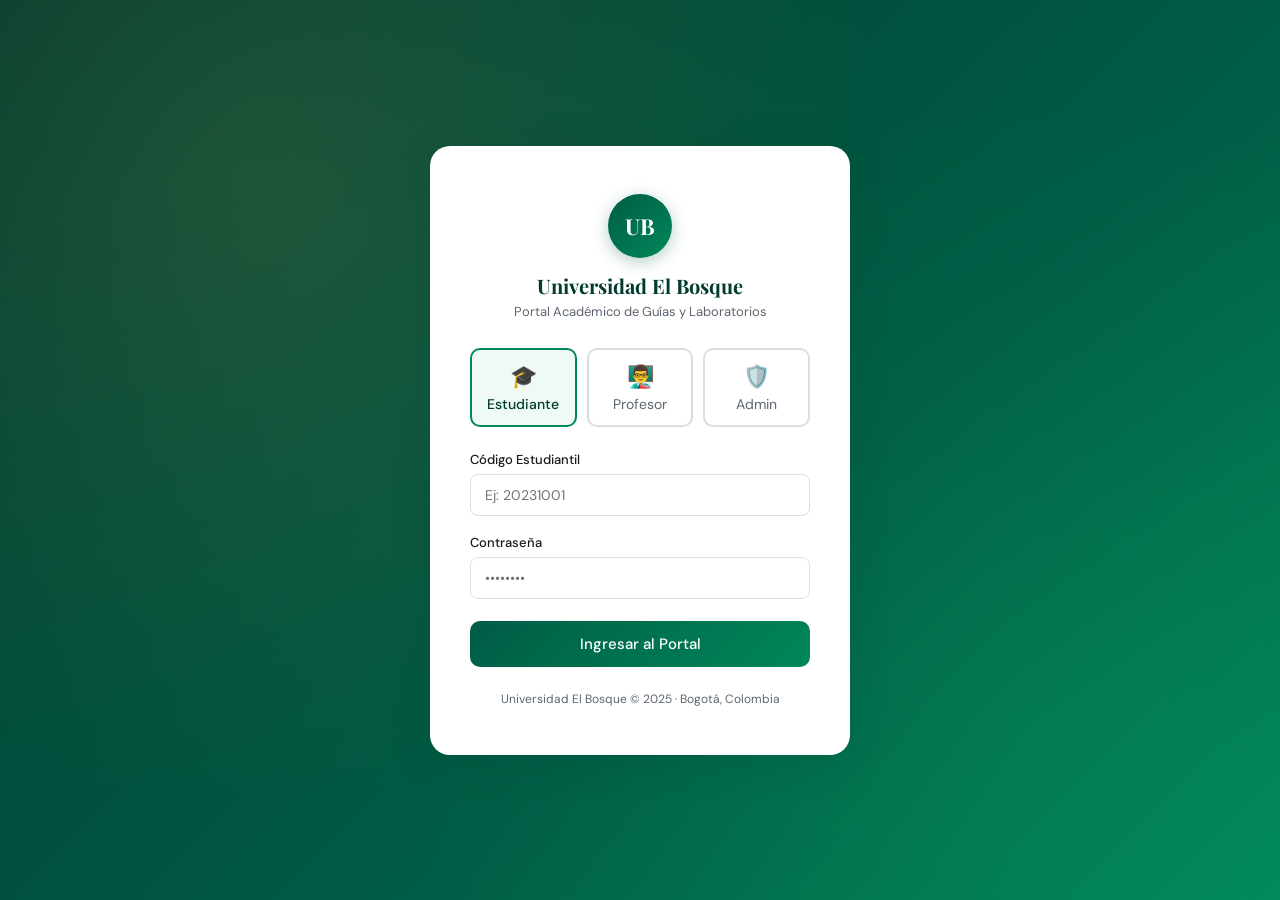
<file: index.html>
<!DOCTYPE html>
<html lang="es">
<head>
  <meta charset="UTF-8" />
  <meta name="viewport" content="width=device-width, initial-scale=1.0"/>
  <title>Universidad El Bosque – Portal Académico</title>
  <link rel="stylesheet" href="css/style.css" />
  <link href="https://fonts.googleapis.com/css2?family=Playfair+Display:wght@400;700&family=DM+Sans:wght@300;400;500&display=swap" rel="stylesheet"/>
</head>
<body class="login-page">

  <div class="bg-pattern"></div>

  <div class="login-container">
    <div class="login-brand">
      <div class="logo-circle">UB</div>
      <h1>Universidad El Bosque</h1>
      <p>Portal Académico de Guías y Laboratorios</p>
    </div>

    <div class="role-selector">
      <button class="role-btn active" data-role="student" onclick="switchRole('student')">
        <span class="role-icon">🎓</span>
        <span>Estudiante</span>
      </button>
      <button class="role-btn" data-role="admin" onclick="switchRole('admin')">
        <span class="role-icon">👨‍🏫</span>
        <span>Profesor</span>
      </button>
      <button class="role-btn" data-role="superadmin" onclick="switchRole('superadmin')">
        <span class="role-icon">🛡️</span>
        <span>Admin</span>
      </button>
    </div>

    <form class="login-form" onsubmit="handleLogin(event)">
      <div class="form-group">
        <label id="user-label">Código Estudiantil</label>
        <input type="text" id="username" placeholder="Ej: 20231001" required />
      </div>
      <div class="form-group">
        <label>Contraseña</label>
        <input type="password" id="password" placeholder="••••••••" required />
      </div>
      <div id="login-error" class="login-error" style="display:none">
        ❌ Usuario o contraseña incorrectos
      </div>
      <button type="submit" class="btn-login">Ingresar al Portal</button>
    </form>

    <p class="login-footer">Universidad El Bosque © 2025 · Bogotá, Colombia</p>
  </div>

  <script src="js/auth.js"></script>
</body>
</html>
</file>
<file: css/style.css>
/* =============================================
   UNIVERSIDAD EL BOSQUE – Portal Académico
   Stylesheet Principal
   ============================================= */

:root {
  --green-dark:  #003b2e;
  --green-mid:   #005c45;
  --green-light: #00875a;
  --green-accent:#1fc16b;
  --gold:        #c9a84c;
  --gold-light:  #f0d080;
  --cream:       #faf7f0;
  --white:       #ffffff;
  --text-dark:   #1a1a1a;
  --text-gray:   #5c6670;
  --border:      #d8e0db;
  --red:         #e53e3e;
  --blue:        #2b6cb0;
  --shadow:      0 4px 24px rgba(0,59,46,0.10);
  --shadow-lg:   0 8px 40px rgba(0,59,46,0.16);
}

*, *::before, *::after { box-sizing: border-box; margin: 0; padding: 0; }

body {
  font-family: 'DM Sans', sans-serif;
  background: var(--cream);
  color: var(--text-dark);
  min-height: 100vh;
}

/* ---- LOGIN PAGE ---- */
.login-page {
  display: flex;
  align-items: center;
  justify-content: center;
  min-height: 100vh;
  background: linear-gradient(135deg, var(--green-dark) 0%, var(--green-mid) 60%, var(--green-light) 100%);
  position: relative;
  overflow: hidden;
}

.bg-pattern {
  position: absolute; inset: 0;
  background-image:
    radial-gradient(circle at 20% 20%, rgba(201,168,76,0.15) 0%, transparent 50%),
    radial-gradient(circle at 80% 80%, rgba(31,193,107,0.10) 0%, transparent 50%);
  pointer-events: none;
}

.login-container {
  background: var(--white);
  border-radius: 20px;
  padding: 48px 40px;
  width: 100%;
  max-width: 420px;
  box-shadow: var(--shadow-lg);
  position: relative;
  z-index: 1;
  animation: fadeUp 0.5s ease;
}

@keyframes fadeUp {
  from { opacity:0; transform: translateY(20px); }
  to   { opacity:1; transform: translateY(0); }
}

.login-brand {
  text-align: center;
  margin-bottom: 28px;
}

.logo-circle {
  width: 64px; height: 64px;
  border-radius: 50%;
  background: linear-gradient(135deg, var(--green-mid), var(--green-light));
  color: var(--white);
  font-family: 'Playfair Display', serif;
  font-size: 22px;
  font-weight: 700;
  display: flex; align-items: center; justify-content: center;
  margin: 0 auto 14px;
  box-shadow: 0 4px 16px rgba(0,92,69,0.3);
}

.login-brand h1 {
  font-family: 'Playfair Display', serif;
  font-size: 20px;
  color: var(--green-dark);
  margin-bottom: 4px;
}

.login-brand p {
  font-size: 13px;
  color: var(--text-gray);
}

.role-selector {
  display: flex;
  gap: 10px;
  margin-bottom: 24px;
}

.role-btn {
  flex: 1;
  padding: 12px 8px;
  border: 2px solid var(--border);
  border-radius: 10px;
  background: var(--white);
  cursor: pointer;
  display: flex; flex-direction: column; align-items: center; gap: 4px;
  font-size: 14px; font-family: 'DM Sans', sans-serif;
  color: var(--text-gray);
  transition: all 0.2s;
}

.role-btn:hover { border-color: var(--green-light); color: var(--green-mid); }

.role-btn.active {
  border-color: var(--green-light);
  background: #f0faf5;
  color: var(--green-dark);
  font-weight: 500;
}

.role-icon { font-size: 22px; }

.form-group { margin-bottom: 18px; }

.form-group label {
  display: block;
  font-size: 13px;
  font-weight: 500;
  color: var(--text-dark);
  margin-bottom: 6px;
}

.form-group input {
  width: 100%;
  padding: 11px 14px;
  border: 1.5px solid var(--border);
  border-radius: 8px;
  font-size: 14px;
  font-family: 'DM Sans', sans-serif;
  transition: border-color 0.2s;
  outline: none;
}

.form-group input:focus { border-color: var(--green-light); }

.login-error {
  background: #fff5f5;
  border: 1px solid #fed7d7;
  color: var(--red);
  padding: 10px 14px;
  border-radius: 8px;
  font-size: 13px;
  margin-bottom: 14px;
}

.btn-login {
  width: 100%;
  padding: 13px;
  background: linear-gradient(135deg, var(--green-mid), var(--green-light));
  color: var(--white);
  border: none;
  border-radius: 10px;
  font-size: 15px;
  font-weight: 500;
  font-family: 'DM Sans', sans-serif;
  cursor: pointer;
  transition: opacity 0.2s, transform 0.1s;
  margin-top: 4px;
}

.btn-login:hover { opacity: 0.92; transform: translateY(-1px); }
.btn-login:active { transform: translateY(0); }

.login-footer {
  text-align: center;
  font-size: 12px;
  color: var(--text-gray);
  margin-top: 24px;
}

/* ---- DASHBOARD LAYOUT ---- */
.dashboard-body {
  background: #f4f7f5;
  min-height: 100vh;
}

.sidebar {
  position: fixed;
  top: 0; left: 0; bottom: 0;
  width: 240px;
  background: var(--green-dark);
  display: flex; flex-direction: column;
  z-index: 100;
}

.sidebar-header {
  padding: 24px 20px 20px;
  border-bottom: 1px solid rgba(255,255,255,0.08);
}

.sidebar-logo {
  display: flex; align-items: center; gap: 10px;
  text-decoration: none;
}

.sidebar-logo .logo-sm {
  width: 36px; height: 36px;
  border-radius: 8px;
  background: linear-gradient(135deg, var(--green-light), var(--green-accent));
  display: flex; align-items: center; justify-content: center;
  font-family: 'Playfair Display', serif;
  font-size: 14px; font-weight: 700; color: white;
}

.sidebar-logo span {
  font-size: 13px;
  font-weight: 500;
  color: rgba(255,255,255,0.9);
  line-height: 1.3;
}

.sidebar-nav {
  padding: 16px 12px;
  flex: 1;
  display: flex; flex-direction: column; gap: 2px;
}

.nav-label {
  font-size: 10px;
  text-transform: uppercase;
  letter-spacing: 1px;
  color: rgba(255,255,255,0.35);
  padding: 8px 8px 4px;
  margin-top: 8px;
}

.nav-item {
  display: flex; align-items: center; gap: 10px;
  padding: 10px 12px;
  border-radius: 8px;
  text-decoration: none;
  color: rgba(255,255,255,0.65);
  font-size: 14px;
  cursor: pointer;
  transition: all 0.2s;
  border: none; background: none; width: 100%; text-align: left;
  font-family: 'DM Sans', sans-serif;
}

.nav-item:hover { background: rgba(255,255,255,0.08); color: white; }
.nav-item.active { background: var(--green-light); color: white; font-weight: 500; }
.nav-item .nav-icon { font-size: 16px; width: 20px; text-align: center; }

.sidebar-user {
  padding: 16px 20px;
  border-top: 1px solid rgba(255,255,255,0.08);
  display: flex; align-items: center; gap: 10px;
}

.user-avatar {
  width: 34px; height: 34px; border-radius: 50%;
  background: var(--green-light);
  display: flex; align-items: center; justify-content: center;
  font-size: 14px; font-weight: 600; color: white;
  flex-shrink: 0;
}

.user-info { flex: 1; min-width: 0; }
.user-info strong { display: block; font-size: 13px; color: white; white-space: nowrap; overflow: hidden; text-overflow: ellipsis; }
.user-info span { font-size: 11px; color: rgba(255,255,255,0.5); }

.btn-logout {
  background: none; border: none; cursor: pointer;
  color: rgba(255,255,255,0.4); font-size: 16px;
  transition: color 0.2s;
}
.btn-logout:hover { color: rgba(255,255,255,0.9); }

/* ---- MAIN CONTENT ---- */
.main-content {
  margin-left: 240px;
  padding: 32px;
  min-height: 100vh;
}

.page-header {
  margin-bottom: 28px;
}

.page-header h2 {
  font-family: 'Playfair Display', serif;
  font-size: 26px;
  color: var(--green-dark);
}

.page-header p { font-size: 14px; color: var(--text-gray); margin-top: 4px; }

/* ---- STATS CARDS ---- */
.stats-grid {
  display: grid;
  grid-template-columns: repeat(auto-fit, minmax(180px, 1fr));
  gap: 16px;
  margin-bottom: 28px;
}

.stat-card {
  background: var(--white);
  border-radius: 14px;
  padding: 20px;
  box-shadow: var(--shadow);
  display: flex; flex-direction: column; gap: 8px;
  border-left: 4px solid var(--green-light);
}

.stat-card.gold { border-left-color: var(--gold); }
.stat-card.blue { border-left-color: var(--blue); }
.stat-card.red  { border-left-color: var(--red); }

.stat-label { font-size: 12px; color: var(--text-gray); text-transform: uppercase; letter-spacing: 0.5px; }
.stat-value { font-size: 32px; font-weight: 700; color: var(--green-dark); line-height: 1; }
.stat-sub   { font-size: 12px; color: var(--text-gray); }

/* ---- TABLES ---- */
.card {
  background: var(--white);
  border-radius: 14px;
  padding: 24px;
  box-shadow: var(--shadow);
  margin-bottom: 24px;
}

.card-header {
  display: flex; align-items: center; justify-content: space-between;
  margin-bottom: 18px;
}

.card-header h3 { font-size: 16px; font-weight: 600; color: var(--green-dark); }

.table-wrap { overflow-x: auto; }

table {
  width: 100%;
  border-collapse: collapse;
  font-size: 14px;
}

thead th {
  text-align: left;
  padding: 10px 14px;
  background: #f4f7f5;
  color: var(--text-gray);
  font-size: 12px;
  text-transform: uppercase;
  letter-spacing: 0.5px;
  font-weight: 500;
  border-bottom: 1px solid var(--border);
}

tbody tr { border-bottom: 1px solid var(--border); transition: background 0.15s; }
tbody tr:hover { background: #f9fbfa; }
tbody td { padding: 12px 14px; vertical-align: middle; }

/* ---- BADGES ---- */
.badge {
  display: inline-flex; align-items: center; gap: 4px;
  padding: 3px 10px;
  border-radius: 20px;
  font-size: 12px;
  font-weight: 500;
}

.badge-green  { background: #e8f5ee; color: #1a7a4a; }
.badge-yellow { background: #fefce8; color: #a16207; }
.badge-red    { background: #fef2f2; color: #b91c1c; }
.badge-gray   { background: #f3f4f6; color: #6b7280; }
.badge-blue   { background: #eff6ff; color: #1d4ed8; }

/* ---- BUTTONS ---- */
.btn {
  padding: 8px 16px;
  border-radius: 8px;
  font-size: 13px;
  font-family: 'DM Sans', sans-serif;
  cursor: pointer;
  border: none;
  transition: all 0.2s;
  font-weight: 500;
}

.btn-primary { background: var(--green-light); color: white; }
.btn-primary:hover { background: var(--green-mid); }
.btn-outline { background: white; color: var(--green-mid); border: 1.5px solid var(--green-light); }
.btn-outline:hover { background: #f0faf5; }
.btn-sm { padding: 5px 12px; font-size: 12px; }
.btn-danger { background: #fef2f2; color: var(--red); border: 1px solid #fecaca; }
.btn-danger:hover { background: #fee2e2; }

/* ---- SEARCH BAR ---- */
.search-bar {
  display: flex; align-items: center; gap: 8px;
  background: #f4f7f5;
  border: 1.5px solid var(--border);
  border-radius: 8px;
  padding: 8px 12px;
  font-size: 14px;
  font-family: 'DM Sans', sans-serif;
  width: 240px;
}

.search-bar input {
  border: none; background: none; outline: none;
  font-size: 14px; font-family: 'DM Sans', sans-serif;
  width: 100%;
}

/* ---- PROGRESS BAR ---- */
.progress-bar {
  height: 6px;
  background: var(--border);
  border-radius: 4px;
  overflow: hidden;
  width: 120px;
}

.progress-fill {
  height: 100%;
  background: linear-gradient(90deg, var(--green-light), var(--green-accent));
  border-radius: 4px;
  transition: width 0.4s ease;
}

/* ---- GUIDE CARDS (student) ---- */
.guides-grid {
  display: grid;
  grid-template-columns: repeat(auto-fill, minmax(280px, 1fr));
  gap: 18px;
  margin-top: 16px;
}

.guide-card {
  background: var(--white);
  border-radius: 14px;
  padding: 20px;
  box-shadow: var(--shadow);
  border-top: 4px solid var(--green-light);
  transition: transform 0.2s, box-shadow 0.2s;
}

.guide-card:hover { transform: translateY(-3px); box-shadow: var(--shadow-lg); }
.guide-card.completed { border-top-color: var(--gold); }
.guide-card.pending   { border-top-color: #f59e0b; }
.guide-card.overdue   { border-top-color: var(--red); }

.guide-card-header {
  display: flex; align-items: flex-start; justify-content: space-between;
  margin-bottom: 10px;
}

.guide-card h4 { font-size: 15px; font-weight: 600; color: var(--green-dark); }
.guide-card .subject { font-size: 12px; color: var(--text-gray); margin-bottom: 8px; }
.guide-card .due-date { font-size: 12px; color: var(--text-gray); margin-top: 10px; }

.guide-actions { display: flex; gap: 8px; margin-top: 14px; }

/* ---- MODAL ---- */
.modal-overlay {
  position: fixed; inset: 0;
  background: rgba(0,0,0,0.4);
  display: flex; align-items: center; justify-content: center;
  z-index: 1000;
  animation: fadeIn 0.2s ease;
}

@keyframes fadeIn { from {opacity:0} to {opacity:1} }

.modal {
  background: white;
  border-radius: 16px;
  padding: 32px;
  width: 100%;
  max-width: 520px;
  max-height: 80vh;
  overflow-y: auto;
  box-shadow: var(--shadow-lg);
  animation: slideIn 0.25s ease;
}

@keyframes slideIn {
  from { opacity:0; transform: scale(0.95) translateY(10px); }
  to   { opacity:1; transform: scale(1) translateY(0); }
}

.modal h3 { font-family: 'Playfair Display', serif; font-size: 20px; margin-bottom: 18px; color: var(--green-dark); }
.modal-footer { display: flex; gap: 10px; justify-content: flex-end; margin-top: 24px; }

/* ---- FORM IN MODAL ---- */
.form-row { margin-bottom: 16px; }
.form-row label { display: block; font-size: 13px; font-weight: 500; margin-bottom: 6px; color: var(--text-dark); }
.form-row input, .form-row select, .form-row textarea {
  width: 100%;
  padding: 10px 12px;
  border: 1.5px solid var(--border);
  border-radius: 8px;
  font-size: 14px;
  font-family: 'DM Sans', sans-serif;
  outline: none;
  transition: border-color 0.2s;
}
.form-row input:focus, .form-row select:focus, .form-row textarea:focus {
  border-color: var(--green-light);
}
.form-row textarea { resize: vertical; min-height: 80px; }

/* ---- TOAST ---- */
.toast {
  position: fixed; bottom: 24px; right: 24px;
  background: var(--green-dark);
  color: white;
  padding: 14px 20px;
  border-radius: 10px;
  font-size: 14px;
  box-shadow: var(--shadow-lg);
  z-index: 9999;
  animation: slideUp 0.3s ease;
}

@keyframes slideUp {
  from { opacity:0; transform: translateY(20px); }
  to   { opacity:1; transform: translateY(0); }
}

/* ---- TABS ---- */
.tabs { display: flex; gap: 0; border-bottom: 2px solid var(--border); margin-bottom: 20px; }
.tab-btn {
  padding: 10px 18px;
  border: none; background: none;
  font-family: 'DM Sans', sans-serif;
  font-size: 14px; cursor: pointer;
  color: var(--text-gray);
  border-bottom: 2px solid transparent;
  margin-bottom: -2px;
  transition: all 0.2s;
}
.tab-btn.active { color: var(--green-mid); border-bottom-color: var(--green-mid); font-weight: 500; }
.tab-btn:hover { color: var(--green-mid); }

/* ---- RESPONSIVE ---- */
@media (max-width: 768px) {
  .sidebar { transform: translateX(-100%); }
  .main-content { margin-left: 0; padding: 20px 16px; }
}
</file>
